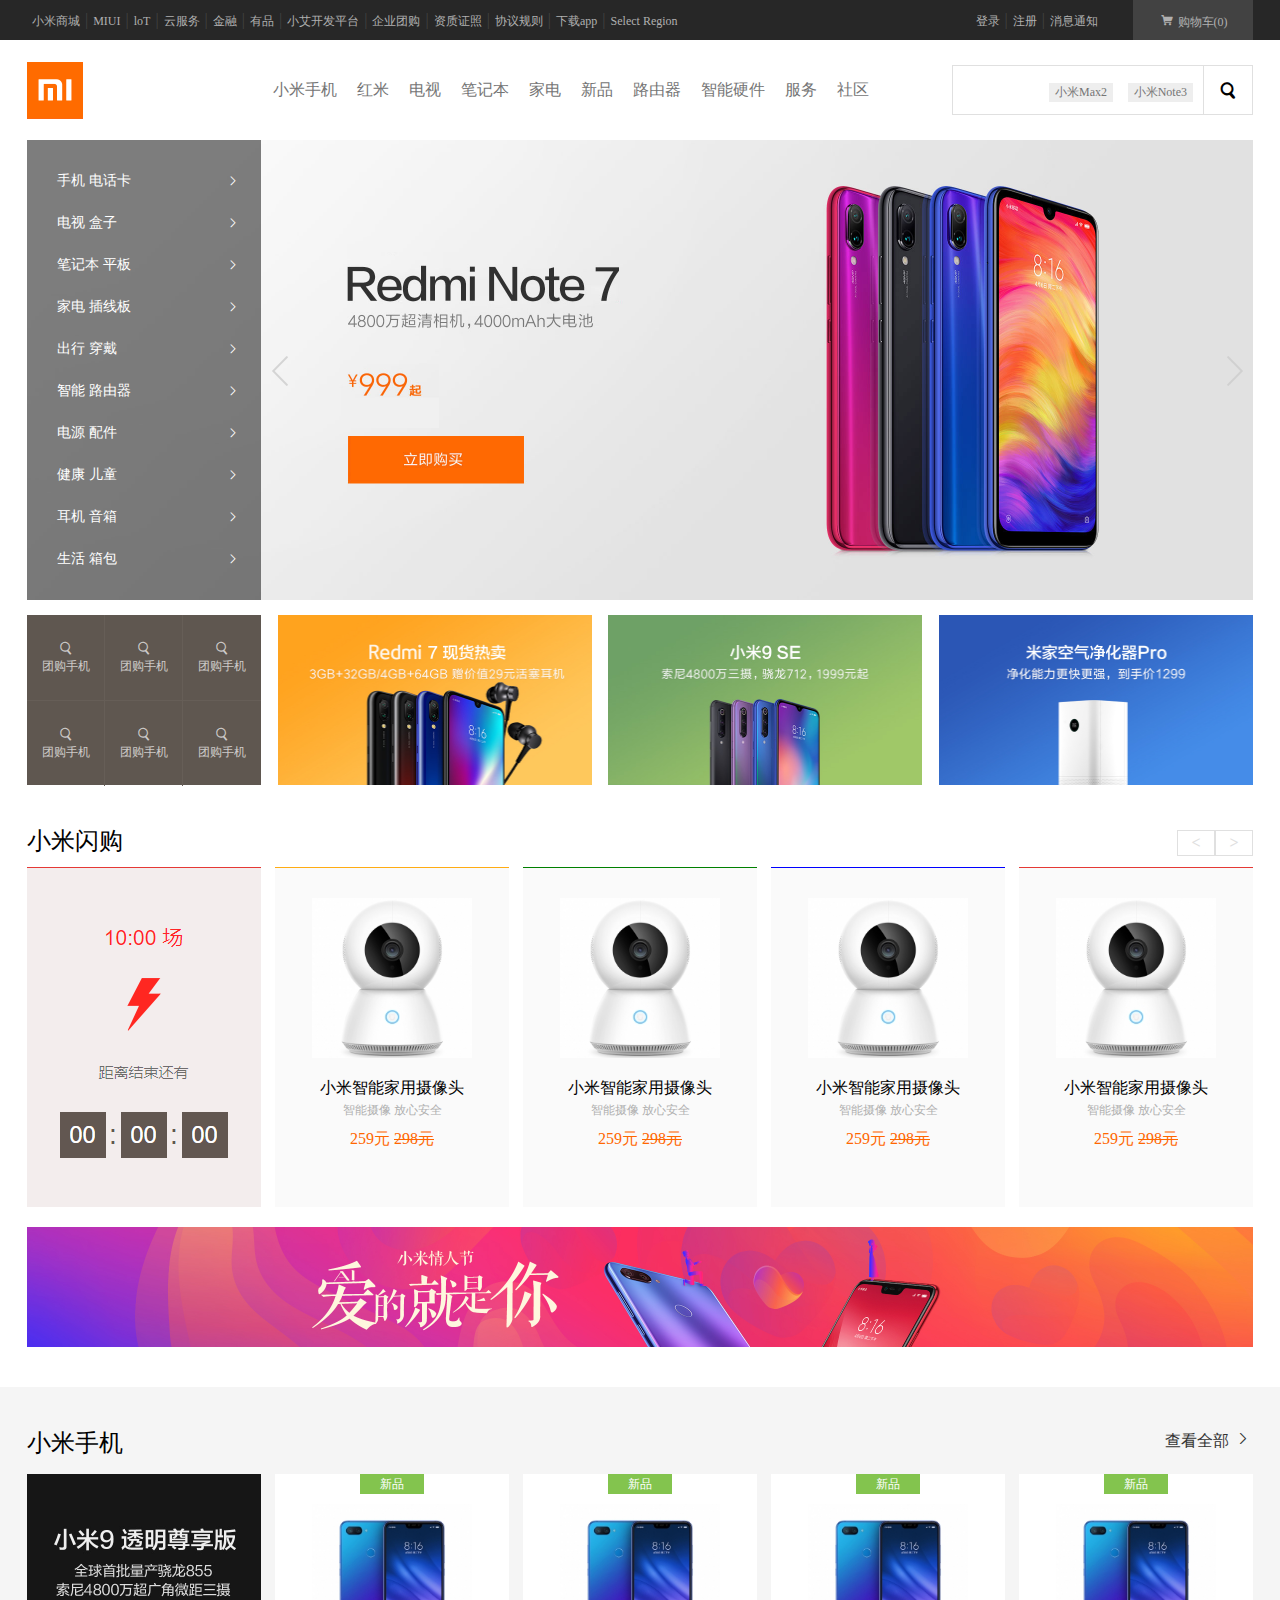
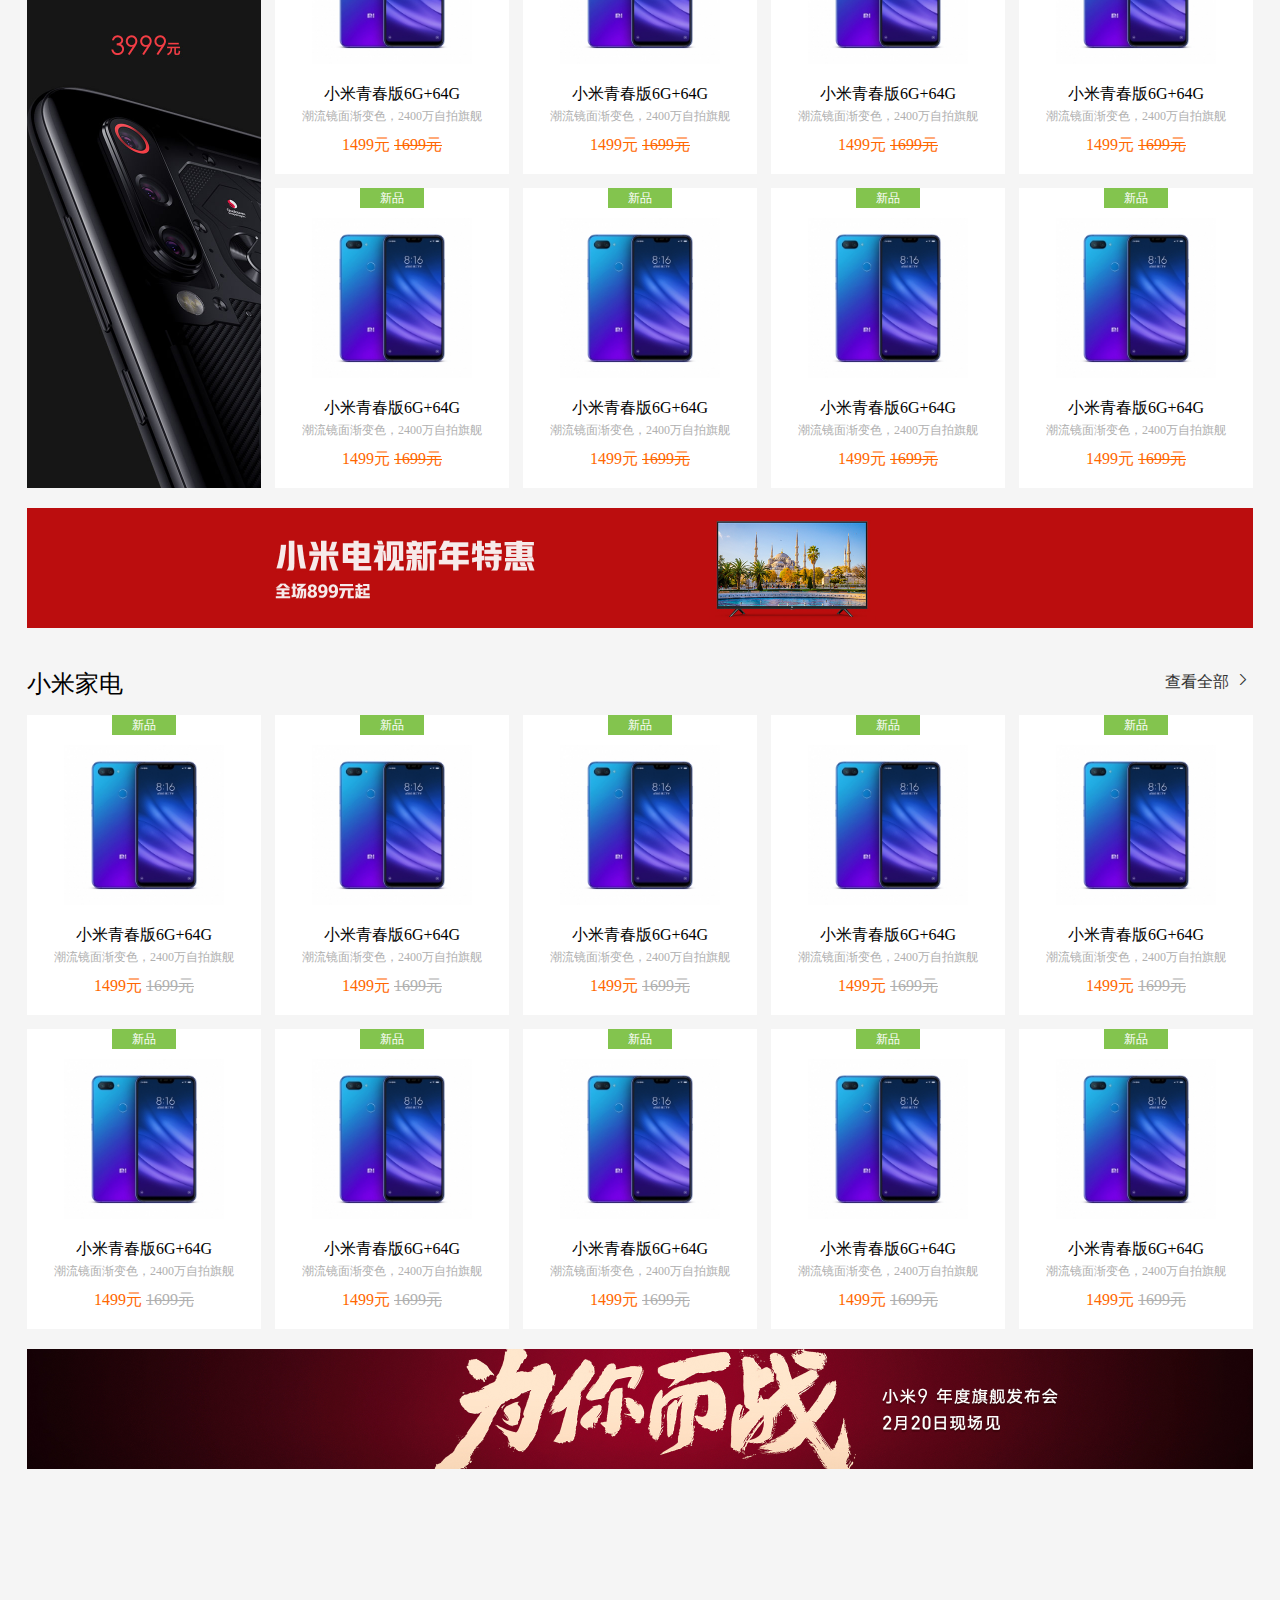
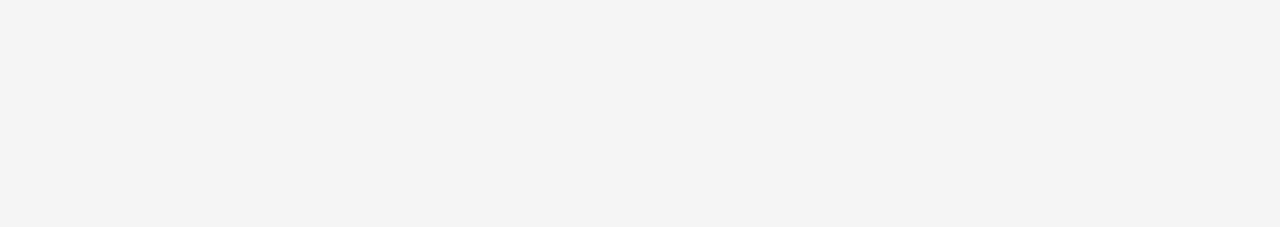
<file: xiaomi/index.html>
<!DOCTYPE html>
<html lang="en">
<head>
    <meta charset="UTF-8">
    <title>小米手机</title>
    <link rel="icon" href="images/favicon.ico">
    <link rel="stylesheet" href="css/reset.css">
    <link rel="stylesheet" href="css/xiaomiStyle.css">
    <link rel="stylesheet" href="css/iconfont.css">
    <style>

    </style>
</head>
<body>
    <!--黑色导航栏-->
    <div class="black_nav">
        <div class="wrap">
            <div class="b_nav_left">
                <ul class="nav_left_ul">
                    <li><a href="#">小米商城</a><span>|</span></li>
                    <li><a href="#">MIUI</a><span>|</span></li>
                    <li><a href="#">loT</a><span>|</span></li>
                    <li><a href="#">云服务</a><span>|</span></li>
                    <li><a href="#">金融</a><span>|</span></li>
                    <li><a href="#">有品</a><span>|</span></li>
                    <li><a href="#">小艾开发平台</a><span>|</span></li>
                    <li><a href="#">企业团购</a><span>|</span></li>
                    <li><a href="#">资质证照</a><span>|</span></li>
                    <li><a href="#">协议规则</a><span>|</span></li>
                    <li><a href="#">下载app</a><span>|</span></li>
                    <li><a href="#">Select Region</a></li>
                </ul>
            </div>
            <div class="b_nav_right">
                <ul class="nav_right_ul">
                    <li><a href="#">登录</a><span>|</span></li>
                    <li><a href="#">注册</a><span>|</span></li>
                    <li><a href="#">消息通知</a></li>
                    <li class="cart">
                        <a href="#"><i class="iconfont">&#xe50d;</i>购物车(0)</a>
                        <div class="hidden_cart">购物车还是空空的，赶紧选购吧！</div>
                    </li>
                </ul>
            </div>
        </div>
    </div>

    <!--白色导航栏-->
    <div class="white_nav">
        <div class="wrap">
            <img class="logo" src="images/logo-footer.png" alt="">
            <ul class="mi_nav">
                <li><a href="#">小米手机</a>
                    <div class="w_nav_hidden">
                        <ul class="nav_hidden_list">
                            <li>
                                <div class="middle_ul_1_top">新品</div>
                                <div class="middle_ul_1_middle">
                                    <img class="middle_ul_1_middle_img" src="images/note2320x220.png">
                                    <span class="middle_ul_1_middle_sp"></span>
                                </div>
                                <div class="middle_ul_1_bottom">
                                    <p>小米MIX 2</p>
                                    <p>3299起</p>
                                </div>
                            </li>
                            <li>
                                <div class="middle_ul_1_top">新品</div>
                                <div class="middle_ul_1_middle">
                                    <img class="middle_ul_1_middle_img" src="images/note2320x220.png">
                                    <span class="middle_ul_1_middle_sp"></span>
                                </div>
                                <div class="middle_ul_1_bottom">
                                    <p>小米MIX 2</p>
                                    <p>3299起</p>
                                </div>
                            </li>
                            <li>
                                <div class="middle_ul_1_top">新品</div>
                                <div class="middle_ul_1_middle">
                                    <img class="middle_ul_1_middle_img" src="images/note2320x220.png">
                                    <span class="middle_ul_1_middle_sp"></span>
                                </div>
                                <div class="middle_ul_1_bottom">
                                    <p>小米MIX 2</p>
                                    <p>3299起</p>
                                </div>
                            </li>
                            <li>
                                <div class="middle_ul_1_top">新品</div>
                                <div class="middle_ul_1_middle">
                                    <img class="middle_ul_1_middle_img" src="images/note2320x220.png">
                                    <span class="middle_ul_1_middle_sp"></span>
                                </div>
                                <div class="middle_ul_1_bottom">
                                    <p>小米MIX 2</p>
                                    <p>3299起</p>
                                </div>
                            </li>
                            <li>
                                <div class="middle_ul_1_top">新品</div>
                                <div class="middle_ul_1_middle">
                                    <img class="middle_ul_1_middle_img" src="images/note2320x220.png">
                                    <span class="middle_ul_1_middle_sp"></span>
                                </div>
                                <div class="middle_ul_1_bottom">
                                    <p>小米MIX 2</p>
                                    <p>3299起</p>
                                </div>
                            </li>
                            <li>
                                <div class="middle_ul_1_top">新品</div>
                                <div class="middle_ul_1_middle">
                                    <img class="middle_ul_1_middle_img" src="images/note2320x220.png">
                                </div>
                                <div class="middle_ul_1_bottom">
                                    <p>小米MIX 2</p>
                                    <p>3299起</p>
                                </div>
                            </li>
                        </ul>
                    </div>
                </li>
                <li><a href="#">红米</a>
                    <div class="w_nav_hidden">
                        <ul class="nav_hidden_list">
                            <li>
                                <div class="middle_ul_1_top">新品</div>
                                <div class="middle_ul_1_middle">
                                    <img class="middle_ul_1_middle_img" src="images/note2320x220.png">
                                    <span class="middle_ul_1_middle_sp"></span>
                                </div>
                                <div class="middle_ul_1_bottom">
                                    <p>小米MIX 2</p>
                                    <p>3299起</p>
                                </div>
                            </li>
                            <li>
                                <div class="middle_ul_1_top">新品</div>
                                <div class="middle_ul_1_middle">
                                    <img class="middle_ul_1_middle_img" src="images/note2320x220.png">
                                    <span class="middle_ul_1_middle_sp"></span>
                                </div>
                                <div class="middle_ul_1_bottom">
                                    <p>小米MIX 2</p>
                                    <p>3299起</p>
                                </div>
                            </li>
                            <li>
                                <div class="middle_ul_1_top">新品</div>
                                <div class="middle_ul_1_middle">
                                    <img class="middle_ul_1_middle_img" src="images/note2320x220.png">
                                    <span class="middle_ul_1_middle_sp"></span>
                                </div>
                                <div class="middle_ul_1_bottom">
                                    <p>小米MIX 2</p>
                                    <p>3299起</p>
                                </div>
                            </li>
                            <li>
                                <div class="middle_ul_1_top">新品</div>
                                <div class="middle_ul_1_middle">
                                    <img class="middle_ul_1_middle_img" src="images/note2320x220.png">
                                    <span class="middle_ul_1_middle_sp"></span>
                                </div>
                                <div class="middle_ul_1_bottom">
                                    <p>小米MIX 2</p>
                                    <p>3299起</p>
                                </div>
                            </li>
                            <li>
                                <div class="middle_ul_1_top">新品</div>
                                <div class="middle_ul_1_middle">
                                    <img class="middle_ul_1_middle_img" src="images/note2320x220.png">
                                    <span class="middle_ul_1_middle_sp"></span>
                                </div>
                                <div class="middle_ul_1_bottom">
                                    <p>小米MIX 2</p>
                                    <p>3299起</p>
                                </div>
                            </li>
                            <li>
                                <div class="middle_ul_1_top">新品</div>
                                <div class="middle_ul_1_middle">
                                    <img class="middle_ul_1_middle_img" src="images/note2320x220.png">
                                </div>
                                <div class="middle_ul_1_bottom">
                                    <p>小米MIX 2</p>
                                    <p>3299起</p>
                                </div>
                            </li>
                        </ul>
                    </div>
                </li>
                <li><a href="#">电视</a></li>
                <li><a href="#">笔记本</a></li>
                <li><a href="#">家电</a></li>
                <li><a href="#">新品</a></li>
                <li><a href="#">路由器</a></li>
                <li><a href="#">智能硬件</a></li>
                <li><a href="#">服务</a></li>
                <li><a href="#">社区</a></li>
            </ul>
            <div class="search">
                <input class="search_text" type="text">
                <button class="iconfont">&#xe643;</button>
                <a class="search_content_a1" href="#">小米Max2</a><a class="search_content_a2" href="#">小米Note3</a>
            </div>
        </div>
    </div>

    <!--轮播图和滑动门-->
    <div class="wrap carousel">
        <div class="hdm">
            <ul>
                <li>
                    <a href="#">手机 电话卡</a><i class="iconfont">&#xe504;</i>
                    <div class="hdm_hidden"></div>
                </li>
                <li><a href="#">电视 盒子</a><i class="iconfont">&#xe504;</i>
                    <div class="hdm_hidden"></div>
                </li>
                <li><a href="#">笔记本 平板</a><i class="iconfont">&#xe504;</i></li>
                <li><a href="#">家电 插线板</a><i class="iconfont">&#xe504;</i></li>
                <li><a href="#">出行 穿戴</a><i class="iconfont">&#xe504;</i></li>
                <li><a href="#">智能 路由器</a><i class="iconfont">&#xe504;</i></li>
                <li><a href="#">电源 配件</a><i class="iconfont">&#xe504;</i></li>
                <li><a href="#">健康 儿童</a><i class="iconfont">&#xe504;</i></li>
                <li><a href="#">耳机 音箱</a><i class="iconfont">&#xe504;</i></li>
                <li><a href="#">生活 箱包</a><i class="iconfont">&#xe504;</i></li>
            </ul>
        </div>
        <div class="prev"></div>
        <div class="next"></div>
    </div>

    <!--小广告位-->
    <div class="ad_wrap ad">
        <ul>
            <li class="before"><i class="iconfont">&#xe643;</i><br/>团购手机</li>
            <li class="before"><i class="iconfont">&#xe643;</i><br/>团购手机</li>
            <li class="before"><i class="iconfont">&#xe643;</i><br/>团购手机</li>
            <li><i class="iconfont">&#xe643;</i><br/>团购手机</li>
            <li><i class="iconfont">&#xe643;</i><br/>团购手机</li>
            <li><i class="iconfont">&#xe643;</i><br/>团购手机</li>
        </ul>
        <img src="images/xmad_15566290288789_EQdZS.jpg" alt="">
        <img src="images/xmad_15566163158698_gwoiA.jpg" alt="">
        <img src="images/xmad_15468311598919_uvtgO.jpg" alt="">
    </div>

    <!--小米闪购-->
    <div class="wrap sg">
        <div>
            <h2>小米闪购</h2>
            <div class="sg_arrow">
                <span>&lt;</span>
                <span>&gt;</span>
            </div>
        </div>
        <div class="sg_box">
            <div>
                <img src="images/sj.png" alt="">
            </div>
            <div class="sg_item">
                <img src="images/pms_1538031692.35815325!220x220.jpg" alt="">
                <h4>小米智能家用摄像头</h4>
                <p>智能摄像 放心安全</p>
                <span>259元  <s>298元</s></span>
            </div>
            <div class="sg_item">
                <img src="images/pms_1538031692.35815325!220x220.jpg" alt="">
                <h4>小米智能家用摄像头</h4>
                <p>智能摄像 放心安全</p>
                <span>259元  <s>298元</s></span>
            </div>
            <div class="sg_item">
                <img src="images/pms_1538031692.35815325!220x220.jpg" alt="">
                <h4>小米智能家用摄像头</h4>
                <p>智能摄像 放心安全</p>
                <span>259元  <s>298元</s></span>
            </div>
            <div class="sg_item">
                <img src="images/pms_1538031692.35815325!220x220.jpg" alt="">
                <h4>小米智能家用摄像头</h4>
                <p>智能摄像 放心安全</p>
                <span>259元  <s>298元</s></span>
            </div>

        </div>
        <img class="ad_img" src="images/xmad_1549096127912_QzHyY.jpg" alt="">
    </div>

    <!--小米手机-白底-->
    <div class="phone_container">
    <!-- 小米手机-->
        <div class="wrap">
            <div class="phone_box">
                <h2>小米手机 <a href="#">查看全部 <i class="iconfont">&#xe504;</i></a></h2>
            </div>
            <div class="phone_item">
                <div class="phone_item_left"><img src="images/xmad_15523945788008_wGKWT.jpg" alt=""></div>
                <div class="phone_item_right">
                    <div>
                        <b>新品</b>
                        <img src="images/pms_1537324004.08544830!220x220.jpg" alt="">
                        <h4>小米青春版6G+64G</h4>
                        <p>潮流镜面渐变色，2400万自拍旗舰</p>
                        <span>1499元  <s>1699元</s></span>
                    </div>
                    <div>
                        <b>新品</b>
                        <img src="images/pms_1537324004.08544830!220x220.jpg" alt="">
                        <h4>小米青春版6G+64G</h4>
                        <p>潮流镜面渐变色，2400万自拍旗舰</p>
                        <span>1499元  <s>1699元</s></span>
                    </div>
                    <div>
                        <b>新品</b>
                        <img src="images/pms_1537324004.08544830!220x220.jpg" alt="">
                        <h4>小米青春版6G+64G</h4>
                        <p>潮流镜面渐变色，2400万自拍旗舰</p>
                        <span>1499元  <s>1699元</s></span>
                    </div>
                    <div>
                        <b>新品</b>
                        <img src="images/pms_1537324004.08544830!220x220.jpg" alt="">
                        <h4>小米青春版6G+64G</h4>
                        <p>潮流镜面渐变色，2400万自拍旗舰</p>
                        <span>1499元  <s>1699元</s></span>
                    </div>
                    <div>
                        <b>新品</b>
                        <img src="images/pms_1537324004.08544830!220x220.jpg" alt="">
                        <h4>小米青春版6G+64G</h4>
                        <p>潮流镜面渐变色，2400万自拍旗舰</p>
                        <span>1499元  <s>1699元</s></span>
                    </div>
                    <div>
                        <b>新品</b>
                        <img src="images/pms_1537324004.08544830!220x220.jpg" alt="">
                        <h4>小米青春版6G+64G</h4>
                        <p>潮流镜面渐变色，2400万自拍旗舰</p>
                        <span>1499元  <s>1699元</s></span>
                    </div>
                    <div>
                        <b>新品</b>
                        <img src="images/pms_1537324004.08544830!220x220.jpg" alt="">
                        <h4>小米青春版6G+64G</h4>
                        <p>潮流镜面渐变色，2400万自拍旗舰</p>
                        <span>1499元  <s>1699元</s></span>
                    </div>
                    <div>
                        <b>新品</b>
                        <img src="images/pms_1537324004.08544830!220x220.jpg" alt="">
                        <h4>小米青春版6G+64G</h4>
                        <p>潮流镜面渐变色，2400万自拍旗舰</p>
                        <span>1499元  <s>1699元</s></span>
                    </div>
                </div>
            </div>
            <img class="ad_img" src="images/xmad_15486596829568_opVwS.jpg" alt="">
        </div>
    <!--家电-->
        <div class="wrap">
            <div class="jiadian_box">
                <h2>小米家电<a href="#">查看全部 <i class="iconfont">&#xe504;</i></a></h2>
            </div>
            <div class="jiadian_item">
                <div class="jiadian_item_right">
                    <div class="jiadian_img">
                        <b>新品</b>
                        <img src="images/pms_1537324004.08544830!220x220.jpg" alt="">
                        <h4>小米青春版6G+64G</h4>
                        <p>潮流镜面渐变色，2400万自拍旗舰</p>
                        <span>1499元  <s>1699元</s></span>
                        <div class="jiandian_hidden"></div>
                    </div>
                    <div>
                        <b>新品</b>
                        <img src="images/pms_1537324004.08544830!220x220.jpg" alt="">
                        <h4>小米青春版6G+64G</h4>
                        <p>潮流镜面渐变色，2400万自拍旗舰</p>
                        <span>1499元  <s>1699元</s></span>
                    </div>
                    <div>
                        <b>新品</b>
                        <img src="images/pms_1537324004.08544830!220x220.jpg" alt="">
                        <h4>小米青春版6G+64G</h4>
                        <p>潮流镜面渐变色，2400万自拍旗舰</p>
                        <span>1499元  <s>1699元</s></span>
                    </div>
                    <div>
                        <b>新品</b>
                        <img src="images/pms_1537324004.08544830!220x220.jpg" alt="">
                        <h4>小米青春版6G+64G</h4>
                        <p>潮流镜面渐变色，2400万自拍旗舰</p>
                        <span>1499元  <s>1699元</s></span>
                    </div>
                    <div>
                        <b>新品</b>
                        <img src="images/pms_1537324004.08544830!220x220.jpg" alt="">
                        <h4>小米青春版6G+64G</h4>
                        <p>潮流镜面渐变色，2400万自拍旗舰</p>
                        <span>1499元  <s>1699元</s></span>
                    </div>
                    <div class="jiadian_img">
                        <b>新品</b>
                        <img src="images/pms_1537324004.08544830!220x220.jpg" alt="">
                        <h4>小米青春版6G+64G</h4>
                        <p>潮流镜面渐变色，2400万自拍旗舰</p>
                        <span>1499元  <s>1699元</s></span>
                    </div>
                    <div>
                        <b>新品</b>
                        <img src="images/pms_1537324004.08544830!220x220.jpg" alt="">
                        <h4>小米青春版6G+64G</h4>
                        <p>潮流镜面渐变色，2400万自拍旗舰</p>
                        <span>1499元  <s>1699元</s></span>
                    </div>
                    <div>
                        <b>新品</b>
                        <img src="images/pms_1537324004.08544830!220x220.jpg" alt="">
                        <h4>小米青春版6G+64G</h4>
                        <p>潮流镜面渐变色，2400万自拍旗舰</p>
                        <span>1499元  <s>1699元</s></span>
                    </div>
                    <div>
                        <b>新品</b>
                        <img src="images/pms_1537324004.08544830!220x220.jpg" alt="">
                        <h4>小米青春版6G+64G</h4>
                        <p>潮流镜面渐变色，2400万自拍旗舰</p>
                        <span>1499元  <s>1699元</s></span>
                    </div>
                    <div>
                        <b>新品</b>
                        <img src="images/pms_1537324004.08544830!220x220.jpg" alt="">
                        <h4>小米青春版6G+64G</h4>
                        <p>潮流镜面渐变色，2400万自拍旗舰</p>
                        <span>1499元  <s>1699元</s></span>
                    </div>
                </div>
            </div>
            <img class="ad_img" src="images/xmad_15500232485691_uYPkv.jpg" alt="">
        </div>
    </div>

</html>
</file>
<file: xiaomi/css/xiaomiStyle.css>
/*黑色导航*/
body{height: 3000px;}
.black_nav{width: 100%; height: 40px; line-height: 40px; background-color: #272727; color: #424242;}
.wrap{width: 1226px; margin: 0 auto; }
.nav_left_ul li, .nav_right_ul{height: 40px;}
.nav_left_ul, .nav_left_ul>li, .nav_right_ul>li{float: left;}
.nav_left_ul a, .nav_right_ul a{ color: #b0b0b0; font-size: 12px; margin: 0 5px;}
.nav_left_ul a:hover,.nav_right_ul a:hover{color: #fff;}
.nav_right_ul{float: right}
/*购物车*/
.cart{margin-left: 30px; width: 120px; height: 40px; background-color: #424242; position: relative; z-index:88;}
.cart i{margin-right: 3px;}
.hidden_cart{width: 320px; height: 0; background-color: #fff;
    position: absolute; right: 0; top: 40px; overflow: hidden; transition: all 0.3s; z-index:8;}
.cart:hover a{color: orange;}
.cart:hover{background-color: #fff; z-index: 88;}
.cart:hover .hidden_cart{height:100px; line-height: 100px; box-shadow:0 2px 5px rgba(0,0,0,.2);}

/*白色导航*/
.white_nav{clear: both; width: 100%; height: 100px; position: relative;}
.logo, .mi_nav, .mi_nav>li{float: left;}
.logo{margin-top: 21.5px; margin-right: 180px;}
.mi_nav>li>a{font-size: 16px; color: #757575; line-height: 100px; padding: 0 10px;}
.mi_nav>li>a:hover{color: orange;}

/*搜索框*/
.search{float: right; margin-top: 25px; position: relative;}
.search>input{width: 230px; height: 48px; border:1px solid #e0e0e0; margin-left: 56px; float: left;
    border-right: none; outline: none; text-decoration: none; padding: 0 10px; transition: all .3s; }
.search>button{width: 50px; height: 50px; border:1px solid #e0e0e0; float: left;
    background-color:#ffffff; font-weight: bold; font-size: 20px; outline: none; transition: all .3s;}
.search_text{float: left;}
.search>button:hover{background-color: #ff6700; color: #fff; border-color: #ff6700;}
/*.search>button:hover .search>input{border-color: rgb(176,176,176);}*/
.search>input:focus,.search>input:focus+button{border-color: #ff6700!important;}
.search>input:hover+button,.search>input:hover{border-color: rgb(176,176,176);}  /*鼠标悬停在输入框时边框边黑色*/
/*.search_text:focus .search>a{display: none;}*/
.search a{text-decoration: none; color: #757575; font-size: 12px; padding: 1px 6px; background-color: #eee;}
.search_content_a1{position: absolute; right: 140px; top: 18px;}
.search_content_a2{position: absolute; right: 60px; top: 18px;}
.search_content_a1:hover,.search_content_a2:hover{color: #fff; background-color:#ff6700;}
/*.search a{display: none;}*/

/*隐藏菜单*/
.w_nav_hidden{width: 100%;  height:230px; background-color: #fff;  box-shadow: 0 2px 2px #ccc; border-top: 1px solid #ccc;
    position: absolute; left: 0; top: 100px;  z-index: 88; display: none;}
.mi_nav>li:hover>.w_nav_hidden{display: block;}
.nav_hidden_list{width: 1226px; height: 230px; margin: 0 auto;}
.nav_hidden_list>li{float: left;}
.middle_ul_1_middle_img{width: 203px; height: 140px; float: left; }
.middle_ul_1_top{margin-left: 67px; width: 68px; height: 22px; border: 1px solid #b36400; text-align: center;
    margin-top:3px; font-size: 13px; line-height: 24px; color:#b36400;}
.middle_ul_1_middle_sp{border-right: 1px solid #ccc; height: 120px; float: left; margin-top:12px; margin-left: -4px;}
.middle_ul_1_bottom p:first-child{ color: #949494;}
.middle_ul_1_bottom p{font-size: 12px; text-align: center; color: #c36400;}
.middle_ul_1_bottom p:nth-child(2){margin-top: -5px;}
.middle_ul_1_middle{width: 200px; height:140px;}


/*轮播图*/
.carousel{width: 1226px; height: 460px; background:url("../images/xmad_15566146318197_mAghl.jpg");
    background-size: cover; -webkit-animation:carousel 35s infinite; position: relative;}

@-webkit-keyframes carousel{
    0%{background-image: url("../images/xmad_15566146318197_mAghl.jpg");}
    25%{background-image: url("../images/xmad_15529884424562_HKYaG.jpg");}
    50%{background-image: url("../images/xmad_15562437458804_IuNaE.jpg");}
    75%{background-image: url("../images/xmad_15565398421566_aihJA.jpg");}
    100%{background-image: url("../images/xmad_15548066591437_Stxlj.jpg");}
}
.hdm{width: 234px; height: 460px; background-color:rgba(0,0,0,.5); padding: 20px 0; box-sizing: border-box;
    position: relative;}
.hdm li{height: 42px; line-height: 42px; text-align:left; font-size: 14px; padding-left: 30px;}
.hdm li a{color: #fff;}
.hdm li:hover{background-color:#ff6700;}
.hdm i{float: right; margin-right: 20px; color: #fff}

.hdm_hidden{width: 992px; height: 460px; background-color: #fff; position: absolute; top:0;left: 234px;
    box-shadow: 5px 5px 10px rgba(0,0,0,.2); display: none; z-index: 5;}
.hdm li:hover>.hdm_hidden{display: block;}
.prev,.next{width: 41px; height: 69px; background: url("../images/icon-slides.png");
    position: absolute; top:50%; margin-top: -34.5px; cursor: pointer;}
.prev{left: 234px; background-position: -83px 0;}
.next{right: 0; background-position: -124px 0;}
.prev:hover{background-position: 0 0;}
.next:hover{background-position: -42px 0;}


/*小广告位*/
.ad_wrap{width: 1226px; height:170px; margin: 0 auto;}
.ad{margin-top: 15px;}
.ad>ul, .ad img{float: left;}
.ad>ul{width: 234px; height: 170px; background-color: #5f5750;}
.ad img{width: 314px; height:170px; margin-left: 16.6px; overflow: hidden;}
.ad>ul>li{float: left; width: 70px; color: rgba(255,255,255,0.7); padding: 25px 3.6px; font-size: 12px;
    border-right: 1px solid #665e57;}
.ad>ul>li:nth-child(3),.ad>ul>li:nth-child(6){border-right: 0;}
.before{border-bottom: 1px solid #665e57;}

/*小米闪购*/
.sg{margin-top: 40px;}
.sg h2{text-align:left; float: left; font-weight: normal;}
.sg_arrow{float: right; margin-top: 5px;}
.sg_arrow>span{width: 36px; height: 24px; border:1px solid #e0e0e0; display: inline-block; line-height: 24px;
    float: left; font-weight: bold; color:#e0e0e0;}

.sg_box{clear:both; padding-top: 10px;}
.sg_box>div{width: 234px; height: 339px; background-color: #fafafa; float: left; margin-right: 14px;}
.sg_box>div:last-child{margin-right: 0; border-top: 1px solid #e53935; }
.sg_box>div:first-child{border-top: 1px solid #e53935; }
.sg_box>div:nth-child(2){border-top: 1px solid #ffac13; }
.sg_box>div:nth-child(3){border-top: 1px solid green; }
.sg_box>div:nth-child(4){border-top: 1px solid blue; }
.sg_item>img,.phone_item_right img,.jiadian_item_right img{width: 160px; margin: 30px 0 25px 0;}
.sg_item>h4,.phone_item_right h4,.jiadian_item_right h4{font-weight: normal; margin-top: -5px;}
.sg_item>p,.phone_item_right p, .jiadian_item_right p{font-size: 12px; color: #b0b0b0; margin-bottom: 10px; margin-top: 3px;}
.sg_item>span,.phone_item_right span, .jiadian_item_right span{color: #ff6700;}
.sg_item>span>s，.phone_item_right s, .jiadian_item_right s{color: #b0b0b0;}
.ad_img{width: 100%; margin-top: 20px; margin-bottom: 40px;}


/*小米手机*/
.phone_container{width:100%; height:2000px;   background-color: #f5f5f5; padding-top: 40px;}
.phone_box>h2,.jiadian_box>h2{text-align: left; font-weight: normal; }
.phone_box>h2>a,.jiadian_box>h2 a{float: right; font-size: 16px; color: #333;}
.phone_box>h2 i,.jiadian_box>h2 i{font-size: 20px;}
.phone_box>h2>a:hover{color: #ff6700;}
/*手机动图*/
.phone_item,.jiadian_item{margin-top: 15px;}
.phone_item_left,.phone_item_right,.jiadian_item_right{height: 614px; float: left;}
.phone_item_left{width: 234px; transition: all .5s;}
.phone_item_left>img{width: 100%;}
.phone_item_right{width: 992px;}
.phone_item_right>div,.jiadian_item_right>div{width: 234px; height: 300px; background-color: #fff; float: left;margin-left: 14px;
    margin-bottom: 14px; overflow: hidden; position: relative; transition: all .5s;}
.phone_item_right b,.jiadian_item_right b{width: 64px; height: 20px; background-color:#83c44e; display: inline-block; color: #fff;
    font-weight: normal; font-size: 12px; line-height: 20px; position: absolute; top:0; left: 50%;
    margin-left: -32px;}
.phone_item_left:hover,.phone_item_right>div:hover,.jiadian_item_right>div:hover{transform: translate(0, -5px); box-shadow:0 15px 30px
rgba(0,0,0,.2);}

/*家电*/
.jiadian_img{margin-left: 0!important;}
.jiadian_item_right{width: 1226px;}
.jiadian_item_right>div{position: relative; overflow: hidden;}
.jiandian_hidden{width: 100%; height: 80px; background-color:orangered; position: absolute; top:100%;
    left: 0; transition: all .5s }
.jiadian_item_right>div:hover .jiandian_hidden{top:220px;}
</file>
<file: xiaomi/css/iconfont.css>
@font-face {font-family: "iconfont";
  src: url('iconfont.eot?t=1556866896754'); /* IE9 */
  src: url('iconfont.eot?t=1556866896754#iefix') format('embedded-opentype'), /* IE6-IE8 */
  url('[data-uri]') format('woff2'),
  url('iconfont.woff?t=1556866896754') format('woff'),
  url('iconfont.ttf?t=1556866896754') format('truetype'), /* chrome, firefox, opera, Safari, Android, iOS 4.2+ */
  url('iconfont.svg?t=1556866896754#iconfont') format('svg'); /* iOS 4.1- */
}

.iconfont {
  font-family: "iconfont" !important;
  font-size: 16px;
  font-style: normal;
  -webkit-font-smoothing: antialiased;
  -moz-osx-font-smoothing: grayscale;
}

.icon-fangdajing:before {
  content: "\e643";
}

.icon-icon:before {
  content: "\e504";
}

.icon-gouwuche1:before {
  content: "\e50d";
}
</file>
